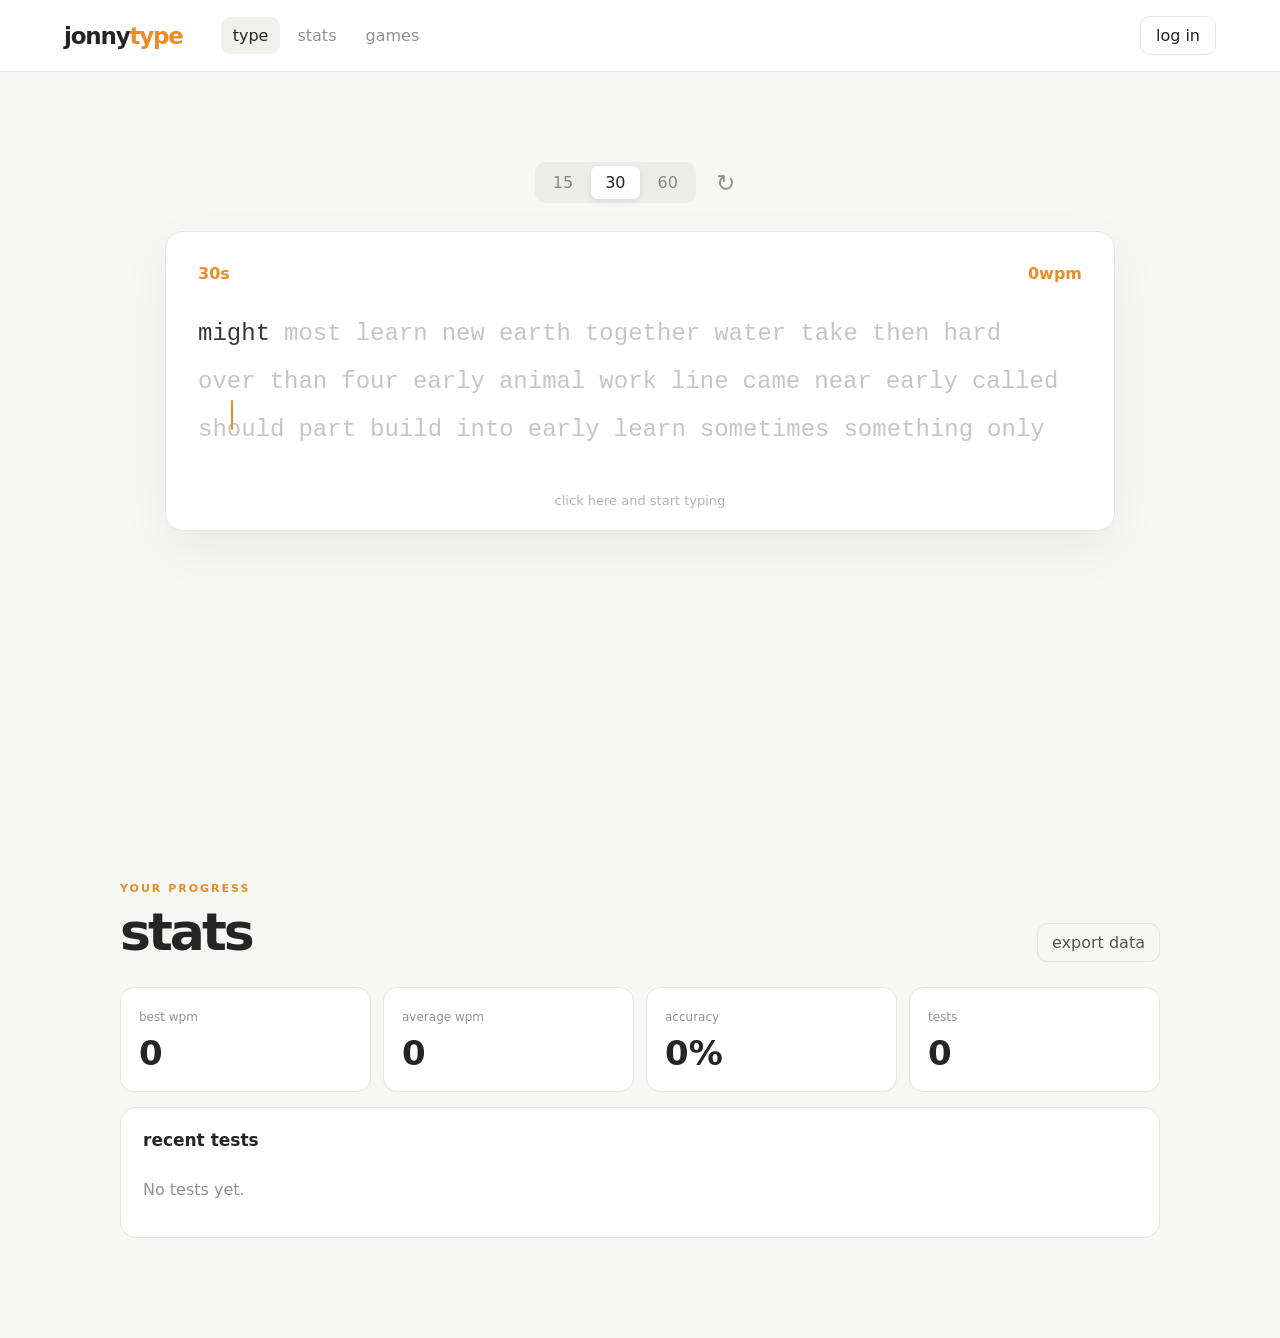
<file: index.html>
<!doctype html><html lang="en"><head><meta charset="utf-8"><meta name="viewport" content="width=device-width,initial-scale=1"><title>JonnyType</title><link rel="stylesheet" href="styles.css"></head><body>
<header class="topbar"><a class="brand" href="index.html">jonny<span>type</span></a><nav><button class="nav-btn active" data-scroll="typing">type</button><button class="nav-btn" data-scroll="stats">stats</button><a class="nav-btn" href="games.html">games</a></nav><button id="accountBtn" class="account-btn">log in</button></header>
<main><section id="typing" class="typing-section"><div class="test-controls"><div class="segmented"><button data-time="15">15</button><button data-time="30" class="selected">30</button><button data-time="60">60</button></div><button id="restartBtn" class="icon-btn">↻</button></div><div id="typingWindow" class="typing-window" tabindex="0"><div class="typing-meta"><span id="timeLeft">30</span><span>s</span><span class="meta-spacer"></span><span id="liveWpm">0</span> wpm</div><div class="word-viewport"><div id="wordStream" class="word-stream"></div><div id="caret" class="caret"></div></div><input id="typingInput" class="typing-input" autocomplete="off" autocorrect="off" autocapitalize="off" spellcheck="false"><div class="typing-hint">click here and start typing</div></div><div class="results hidden" id="results"><div><strong id="resultWpm">0</strong><span>wpm</span></div><div><strong id="resultAccuracy">0%</strong><span>accuracy</span></div><div><strong id="resultChars">0</strong><span>characters</span></div><div><strong id="resultErrors">0</strong><span>errors</span></div><button id="resultRestart" class="primary-btn">restart</button></div></section>
<section id="stats" class="stats-section"><div class="section-heading"><div><p class="eyebrow">your progress</p><h1>stats</h1></div><button id="exportBtn" class="ghost-btn">export data</button></div><div class="stat-grid"><article class="stat-card"><span>best wpm</span><strong id="bestWpm">0</strong></article><article class="stat-card"><span>average wpm</span><strong id="avgWpm">0</strong></article><article class="stat-card"><span>accuracy</span><strong id="avgAccuracy">0%</strong></article><article class="stat-card"><span>tests</span><strong id="testCount">0</strong></article></div><div class="recent-card"><h2>recent tests</h2><div id="recentTests" class="recent-list"><p class="muted">No tests yet.</p></div></div></section></main>
<div id="authModal" class="modal hidden"><div class="modal-card"><button class="modal-close" id="closeModal">×</button><p class="eyebrow">jonnytype account</p><h2 id="authTitle">log in</h2><p class="muted">Firebase gives you real cross-device accounts. Blank Firebase config uses local demo mode.</p><form id="authForm"><input id="email" type="email" placeholder="email" required><input id="password" type="password" placeholder="password" minlength="6" required><button class="primary-btn" type="submit" id="authSubmit">log in</button></form><button class="link-btn" id="toggleAuth">create an account</button><p class="auth-status" id="authStatus"></p></div></div><script type="module" src="script.js"></script></body></html>
</file>
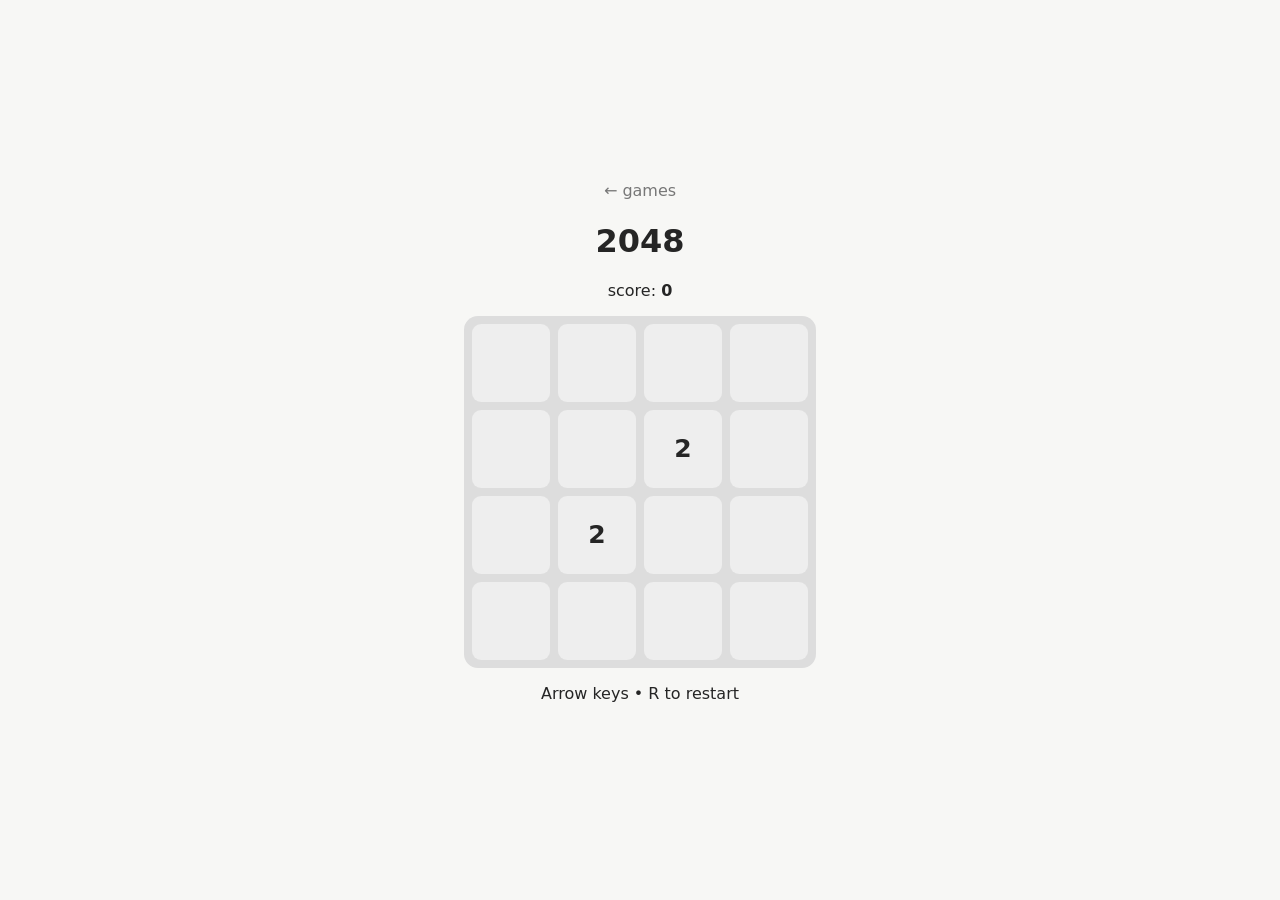
<file: games/2048/index.html>
<!doctype html><meta charset="utf-8"><meta name="viewport" content="width=device-width,initial-scale=1"><title>2048 | JonnyType</title><style>body{margin:0;background:#f7f7f5;font-family:system-ui;color:#252525;display:grid;place-items:center;min-height:100vh}.wrap{text-align:center}a{color:#777;text-decoration:none}.grid{display:grid;grid-template-columns:repeat(4,78px);gap:8px;background:#ddd;border-radius:14px;padding:8px}.tile{width:78px;height:78px;background:#eee;border-radius:9px;display:grid;place-items:center;font-size:25px;font-weight:800}</style><div class="wrap"><a href="../../games.html">← games</a><h1>2048</h1><p>score: <b id="s">0</b></p><div id="g" class="grid"></div><p>Arrow keys • R to restart</p></div><script>const g=document.querySelector('#g'),s=document.querySelector('#s');let a=[],score=0;function reset(){a=Array(16).fill(0);score=0;add();add();draw()}function add(){let z=a.map((v,i)=>v?null:i).filter(v=>v!==null);if(z.length)a[z[Math.random()*z.length|0]]=2}function draw(){g.innerHTML=a.map(v=>`<div class="tile">${v||''}</div>`).join('');s.textContent=score}function move(d){let b=a.slice();if(d==='left'||d==='right'){for(let r=0;r<4;r++){let q=a.slice(r*4,r*4+4);if(d==='right')q.reverse();q=q.filter(Boolean);for(let i=0;i<q.length-1;i++)if(q[i]===q[i+1]){q[i]*=2;score+=q[i];q.splice(i+1,1)}while(q.length<4)q.push(0);if(d==='right')q.reverse();for(let c=0;c<4;c++)a[r*4+c]=q[c]}}else{for(let c=0;c<4;c++){let q=[a[c],a[c+4],a[c+8],a[c+12]];if(d==='down')q.reverse();q=q.filter(Boolean);for(let i=0;i<q.length-1;i++)if(q[i]===q[i+1]){q[i]*=2;score+=q[i];q.splice(i+1,1)}while(q.length<4)q.push(0);if(d==='down')q.reverse();for(let r=0;r<4;r++)a[r*4+c]=q[r]}}if(a.some((v,i)=>v!==b[i])){add();draw()}}addEventListener('keydown',e=>{if(e.key.toLowerCase()==='r')reset();else if(e.key.startsWith('Arrow')){e.preventDefault();move(e.key.slice(5).toLowerCase())}});reset()</script>
</file>
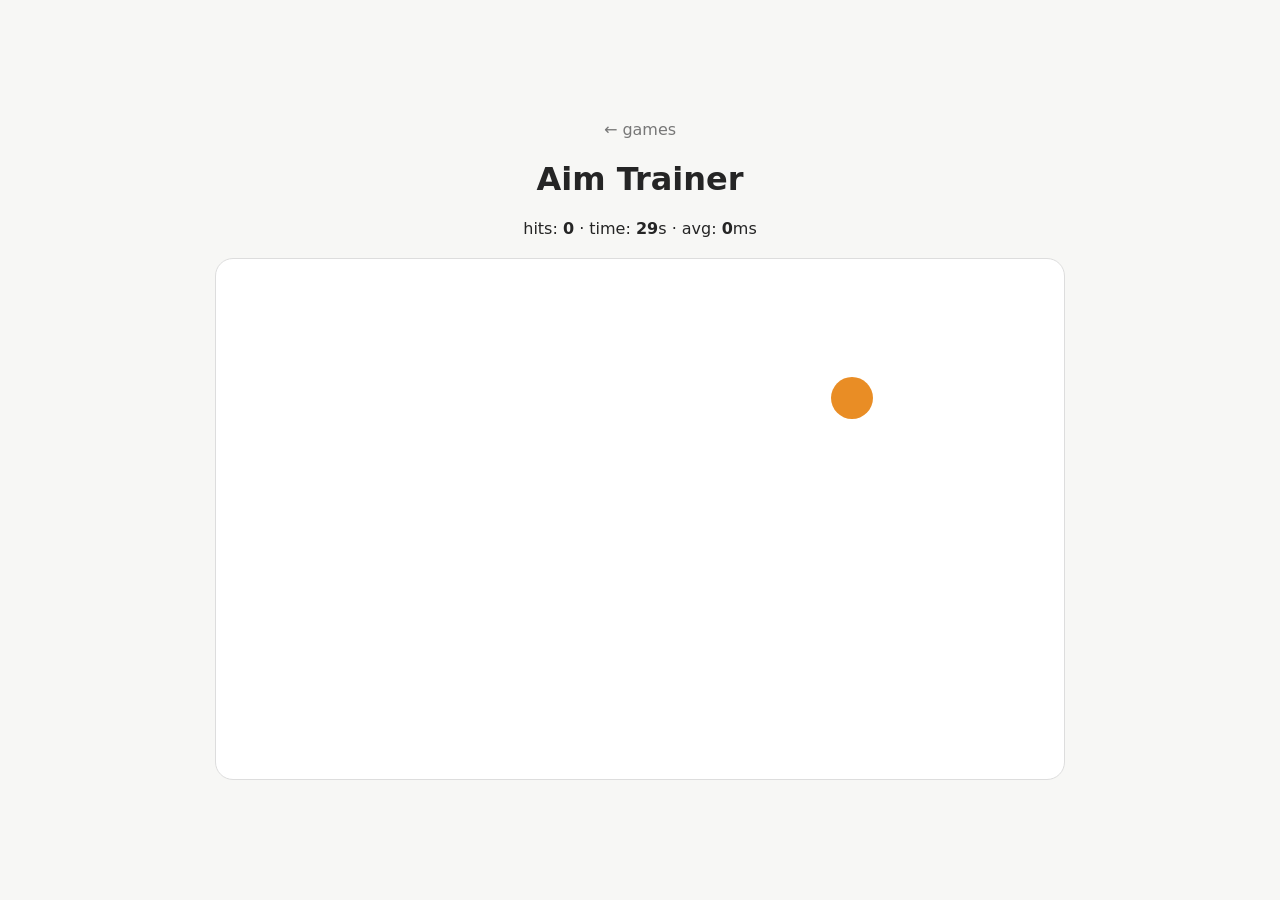
<file: games/aim-trainer/index.html>
<!doctype html><meta charset="utf-8"><meta name="viewport" content="width=device-width,initial-scale=1"><title>Aim Trainer | JonnyType</title><style>body{margin:0;background:#f7f7f5;font-family:system-ui;color:#252525;display:grid;place-items:center;min-height:100vh}.wrap{text-align:center;width:min(850px,92vw)}a{color:#777;text-decoration:none}.arena{height:520px;background:#fff;border:1px solid #ddd;border-radius:18px;position:relative;overflow:hidden;margin-top:20px}.target{position:absolute;width:42px;height:42px;border-radius:50%;background:#e98d25;cursor:pointer}</style><div class="wrap"><a href="../../games.html">← games</a><h1>Aim Trainer</h1><p>hits: <b id="h">0</b> · time: <b id="t">30</b>s · avg: <b id="a">0</b>ms</p><div class="arena" id="r"></div></div><script>const r=document.querySelector('#r');let hits=0,start=Date.now(),spawn=Date.now(),samples=[];function make(){if(Date.now()-start>=30000)return;let z=document.createElement('div');z.className='target';z.style.left=Math.random()*(r.clientWidth-42)+'px';z.style.top=Math.random()*(r.clientHeight-42)+'px';z.onclick=()=>{samples.push(Date.now()-spawn);hits++;h.textContent=hits;spawn=Date.now();z.remove();make()};r.append(z)}make();setInterval(()=>{let left=Math.max(0,30-((Date.now()-start)/1000|0));t.textContent=left;a.textContent=samples.length?Math.round(samples.reduce((x,y)=>x+y,0)/samples.length):0;if(!left)r.innerHTML='<h2 style="text-align:center;padding-top:200px">done</h2>'},250)</script>
</file>
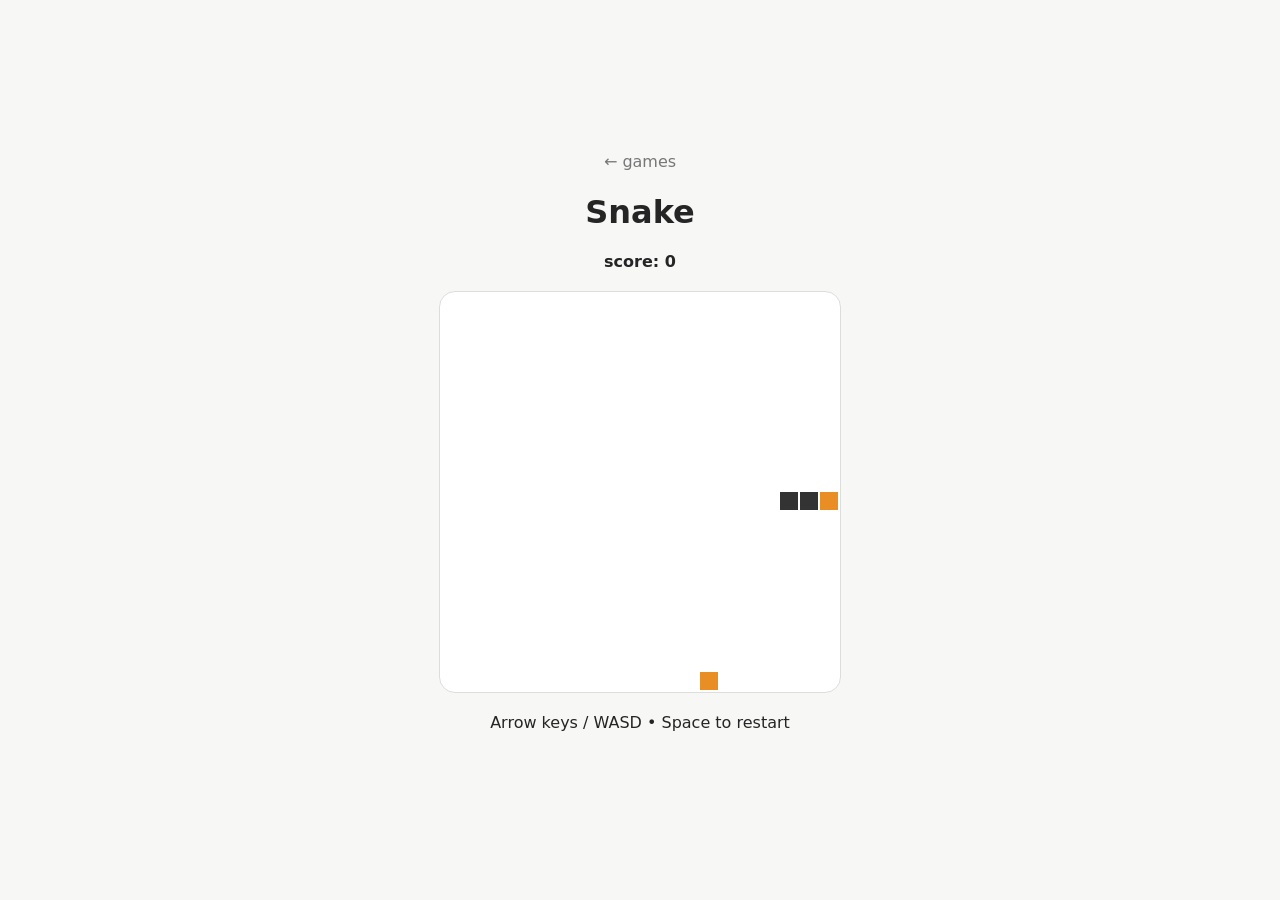
<file: games/snake/index.html>
<!doctype html><meta charset="utf-8"><meta name="viewport" content="width=device-width,initial-scale=1"><title>Snake | JonnyType</title><style>body{margin:0;background:#f7f7f5;font-family:system-ui;color:#252525;display:grid;place-items:center;min-height:100vh}.wrap{text-align:center}.board{width:400px;height:400px;max-width:85vw;max-height:85vw;background:#fff;border:1px solid #ddd;border-radius:16px;display:block;margin:20px auto}a{color:#777;text-decoration:none}</style><div class="wrap"><a href="../../games.html">← games</a><h1>Snake</h1><b>score: <span id="s">0</span></b><canvas id="c" class="board" width="400" height="400"></canvas><p>Arrow keys / WASD • Space to restart</p></div><script>const c=document.querySelector('#c'),x=c.getContext('2d'),N=20,S=20;let a,d,f,sc,dead;function reset(){a=[{x:10,y:10},{x:9,y:10},{x:8,y:10}];d={x:1,y:0};f=spawn();sc=0;dead=0;document.querySelector('#s').textContent=0}function spawn(){let q;do q={x:Math.random()*N|0,y:Math.random()*N|0};while(a.some(z=>z.x===q.x&&z.y===q.y));return q}function draw(){x.clearRect(0,0,400,400);x.fillStyle='#e98d25';x.fillRect(f.x*S,f.y*S,S-2,S-2);a.forEach((z,i)=>{x.fillStyle=i?'#333':'#e98d25';x.fillRect(z.x*S,z.y*S,S-2,S-2)});if(dead){x.fillStyle='#333';x.font='bold 26px system-ui';x.textAlign='center';x.fillText('game over',200,190)}}function step(){if(dead)return;let h={x:a[0].x+d.x,y:a[0].y+d.y};if(h.x<0||h.x>=N||h.y<0||h.y>=N||a.some(z=>z.x===h.x&&z.y===h.y)){dead=1;draw();return}a.unshift(h);if(h.x===f.x&&h.y===f.y){sc++;document.querySelector('#s').textContent=sc;f=spawn()}else a.pop();draw()}addEventListener('keydown',e=>{let k=e.key.toLowerCase(),q=k==='arrowup'||k==='w'?{x:0,y:-1}:k==='arrowdown'||k==='s'?{x:0,y:1}:k==='arrowleft'||k==='a'?{x:-1,y:0}:k==='arrowright'||k==='d'?{x:1,y:0}:null;if(k===' '){reset();draw()}if(q&&!(q.x===-d.x&&q.y===-d.y))d=q});reset();draw();setInterval(step,110)</script>
</file>
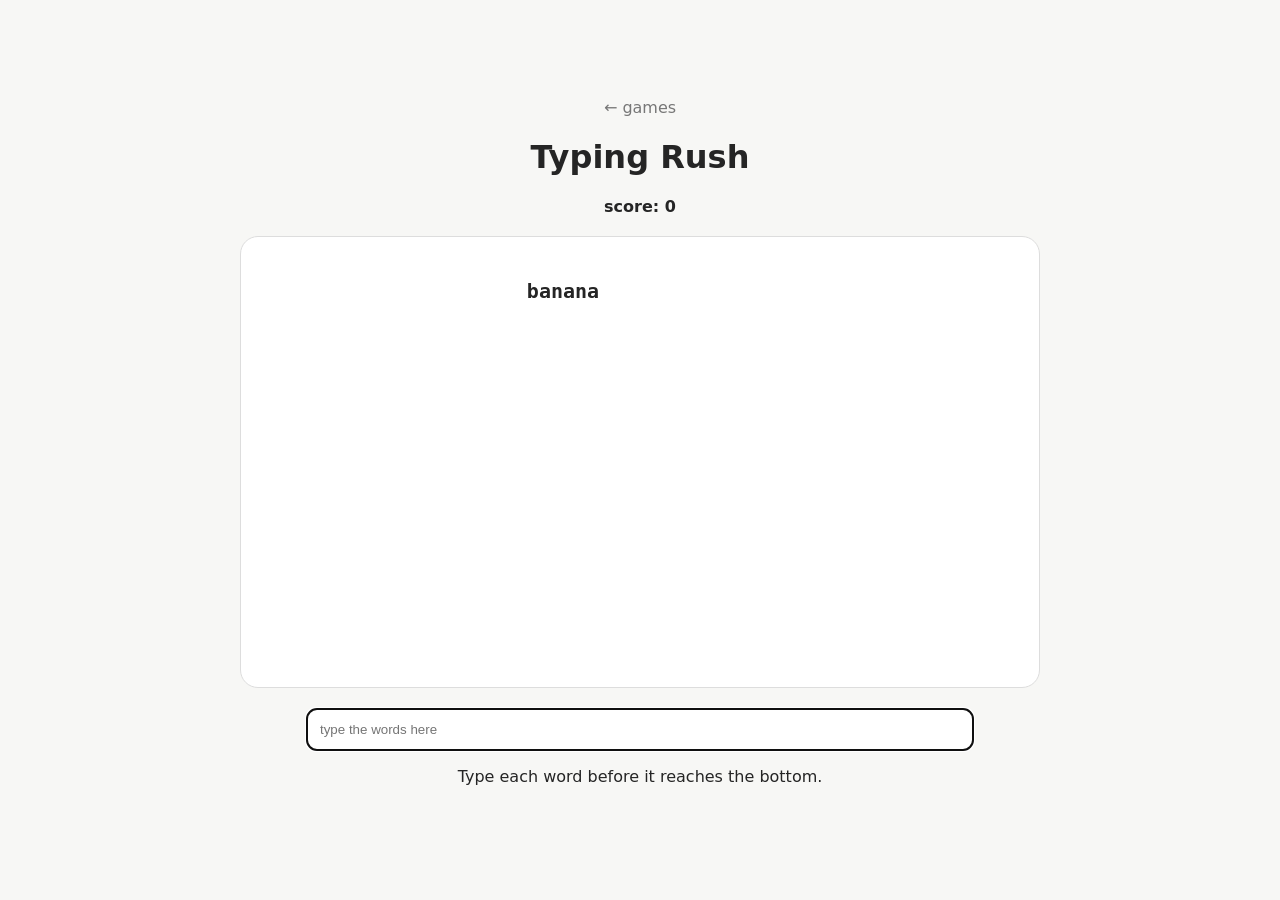
<file: games/typing-rush/index.html>
<!doctype html><meta charset="utf-8"><meta name="viewport" content="width=device-width,initial-scale=1"><title>Typing Rush | JonnyType</title><style>body{margin:0;background:#f7f7f5;font-family:system-ui;color:#252525;display:grid;place-items:center;min-height:100vh}.wrap{width:min(800px,92vw);text-align:center}a{color:#777;text-decoration:none}.arena{height:450px;background:#fff;border:1px solid #ddd;border-radius:18px;position:relative;overflow:hidden;margin:20px 0}.word{position:absolute;font:600 20px monospace;top:-30px}.input{width:80%;padding:13px;border:1px solid #ddd;border-radius:10px}</style><div class="wrap"><a href="../../games.html">← games</a><h1>Typing Rush</h1><b>score: <span id="s">0</span></b><div class="arena" id="r"></div><input class="input" id="i" autocomplete="off" placeholder="type the words here"><p>Type each word before it reaches the bottom.</p></div><script>const list='apple river planet school orange keyboard window summer computer thunder rocket tennis coffee banana'.split(' '),r=document.querySelector('#r'),i=document.querySelector('#i');let active=null,score=0;function spawn(){if(active)return;let w=document.createElement('div');w.className='word';w.textContent=list[Math.random()*list.length|0];w.style.left=10+Math.random()*75+'%';r.append(w);active=w;let y=-30,t=setInterval(()=>{y+=2.1;w.style.top=y+'px';if(y>430){clearInterval(t);w.remove();active=null;i.value='';spawn()}},30)}i.oninput=()=>{if(active&&i.value.trim()===active.textContent){score++;s.textContent=score;active.remove();active=null;i.value='';spawn()}};spawn();i.focus()</script>
</file>
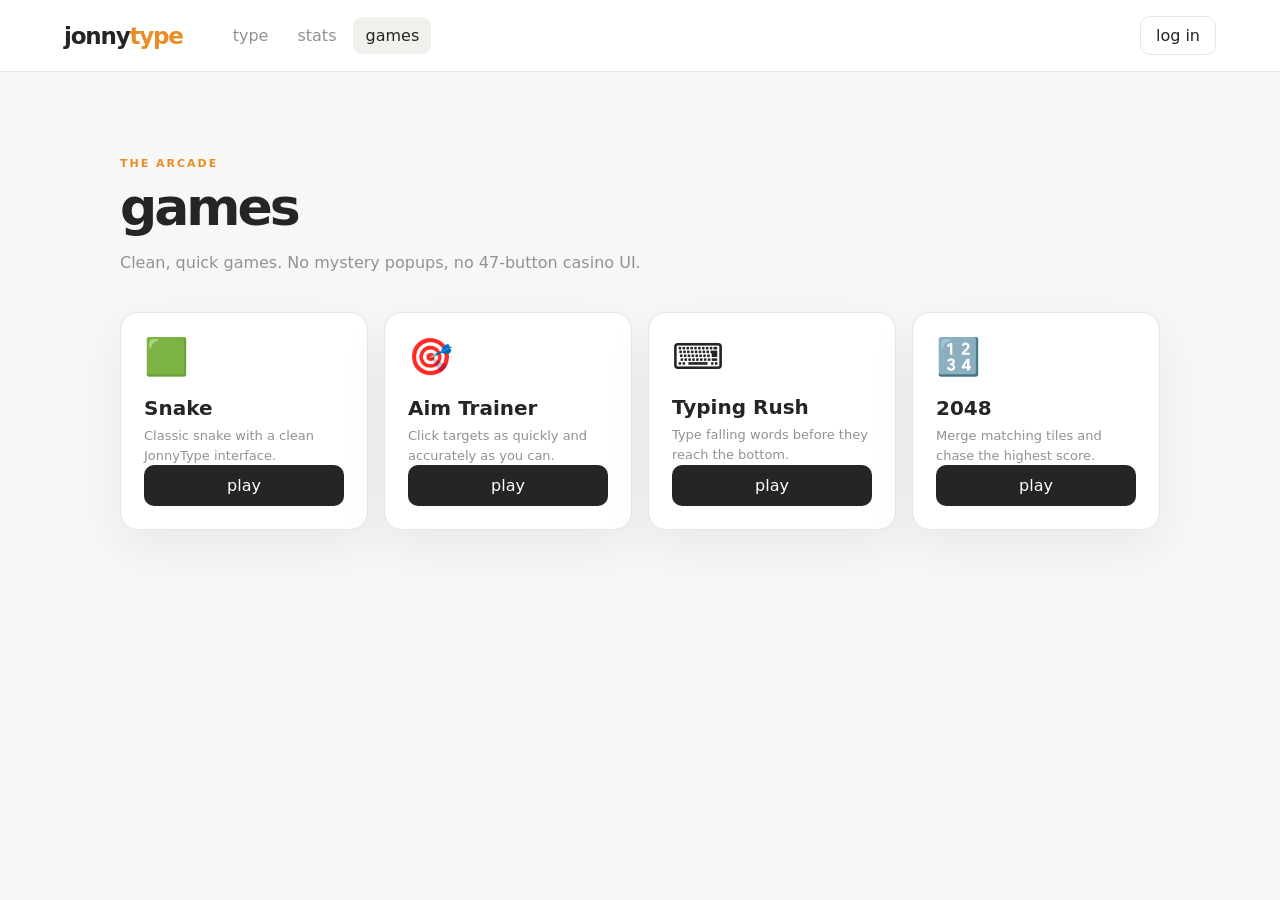
<file: games.html>
<!doctype html><html lang="en"><head><meta charset="utf-8"><meta name="viewport" content="width=device-width,initial-scale=1"><title>JonnyType Games</title><link rel="stylesheet" href="styles.css"></head><body><header class="topbar"><a class="brand" href="index.html">jonny<span>type</span></a><nav><a class="nav-btn" href="index.html">type</a><a class="nav-btn" href="index.html#stats">stats</a><a class="nav-btn active" href="games.html">games</a></nav><button id="gameAccountBtn" class="account-btn">log in</button></header><main class="games-main"><div class="games-hero"><p class="eyebrow">the arcade</p><h1>games</h1><p>Clean, quick games. No mystery popups, no 47-button casino UI.</p></div><div id="gameGrid" class="game-grid"></div></main><script type="module" src="games.js"></script></body></html>
</file>
<file: styles.css>
:root{--bg:#f7f7f5;--surface:#fff;--text:#252525;--muted:#929292;--line:#e5e5e2;--accent:#e98d25;--shadow:0 18px 50px #0000000f}*{box-sizing:border-box}html{scroll-behavior:smooth}body{margin:0;background:var(--bg);color:var(--text);font-family:Inter,system-ui,-apple-system,BlinkMacSystemFont,"Segoe UI",sans-serif}button,input{font:inherit}.topbar{height:72px;display:flex;align-items:center;padding:0 5vw;border-bottom:1px solid var(--line);background:#fffffff2;backdrop-filter:blur(12px);position:sticky;top:0;z-index:20}.brand{font-size:23px;font-weight:800;letter-spacing:-1.2px;color:var(--text);text-decoration:none}.brand span{color:var(--accent)}nav{display:flex;gap:5px;margin-left:38px}.nav-btn,.account-btn,.ghost-btn,.icon-btn{border:0;background:transparent;color:var(--muted);cursor:pointer;text-decoration:none}.nav-btn{padding:9px 12px;border-radius:9px}.nav-btn:hover,.nav-btn.active{background:#f0f0ed;color:var(--text)}.account-btn{margin-left:auto;border:1px solid var(--line);background:#fff;color:var(--text);padding:9px 15px;border-radius:10px}main{max-width:1100px;margin:auto}.typing-section{min-height:720px;padding:90px 30px 50px}.test-controls{display:flex;justify-content:center;gap:10px;margin-bottom:28px}.segmented{display:flex;gap:4px;background:#ecece9;padding:4px;border-radius:10px}.segmented button{border:0;background:transparent;color:#888;padding:7px 14px;border-radius:7px;cursor:pointer}.segmented button.selected{background:white;color:#222;box-shadow:0 2px 7px #00000014}.icon-btn{font-size:23px;padding:3px 10px}.typing-window{position:relative;width:min(950px,100%);height:300px;margin:auto;background:#fff;border:1px solid var(--line);border-radius:18px;box-shadow:var(--shadow);padding:32px;outline:none;cursor:text;overflow:hidden}.typing-meta{height:26px;display:flex;color:var(--accent);font-weight:700;font-variant-numeric:tabular-nums}.meta-spacer{flex:1}.word-viewport{position:relative;height:155px;margin-top:20px;overflow:hidden}.word-stream{position:absolute;left:0;right:0;top:0;font:500 24px/2 "SFMono-Regular",Consolas,"Liberation Mono",monospace;word-spacing:4px;transition:transform .12s ease-out}.word{display:inline-block;position:relative;margin-right:14px;color:#c5c5c1}.word.done{color:#73736e}.word.current{color:#373734}.word.current .letter.correct{color:#333}.word.current .letter.wrong{color:#d66b5d;text-decoration:underline}.typing-input{position:fixed;left:-10000px;top:0;width:1px;height:1px;opacity:0}.typing-hint{position:absolute;bottom:22px;left:0;right:0;text-align:center;color:#b3b3ae;font-size:13px}.caret{position:absolute;width:2px;height:30px;background:var(--accent);border-radius:2px;animation:blink 1s steps(1) infinite;pointer-events:none}.hidden{display:none!important}.results{width:min(950px,100%);margin:25px auto;display:grid;grid-template-columns:repeat(4,1fr);gap:12px}.results>div,.stat-card{background:white;border:1px solid var(--line);border-radius:14px;padding:18px}.results strong{display:block;font-size:28px}.results span,.stat-card span{color:var(--muted);font-size:12px}.primary-btn{border:0;background:var(--text);color:#fff;padding:11px 18px;border-radius:10px;cursor:pointer;font-weight:700}.results .primary-btn{grid-column:1/-1;width:max-content;margin:4px auto 0}.stats-section{padding:90px 30px 100px}.section-heading{display:flex;justify-content:space-between;align-items:end;margin-bottom:25px}.eyebrow{text-transform:uppercase;letter-spacing:2px;font-size:11px;font-weight:800;color:var(--accent);margin:0 0 7px}.section-heading h1,.games-hero h1{font-size:52px;letter-spacing:-3px;margin:0}.ghost-btn{border:1px solid var(--line);padding:9px 14px;border-radius:10px;color:#555}.stat-grid{display:grid;grid-template-columns:repeat(4,1fr);gap:12px}.stat-card strong{display:block;font-size:34px;margin-top:8px}.recent-card{margin-top:15px;background:#fff;border:1px solid var(--line);border-radius:16px;padding:22px}.recent-card h2{margin:0 0 14px;font-size:17px}.recent-list{display:grid;gap:8px}.recent-row{display:grid;grid-template-columns:1fr 100px 100px 100px;padding:11px 0;border-bottom:1px solid #eee;font-size:13px}.muted{color:var(--muted)}.games-main{padding:85px 30px 100px}.games-hero{margin-bottom:40px}.games-hero p:last-child{color:var(--muted);max-width:550px}.game-grid{display:grid;grid-template-columns:repeat(auto-fit,minmax(220px,1fr));gap:16px}.game-card{background:#fff;border:1px solid var(--line);border-radius:18px;padding:23px;box-shadow:var(--shadow);display:flex;flex-direction:column;min-height:210px}.game-icon{font-size:36px}.game-card h2{margin:18px 0 6px;font-size:20px}.game-card p{margin:0;color:var(--muted);font-size:13px;line-height:1.5}.play-btn{margin-top:auto;display:block;text-align:center;text-decoration:none;background:var(--text);color:#fff;padding:11px;border-radius:10px}.modal{position:fixed;inset:0;background:#14141447;backdrop-filter:blur(5px);display:grid;place-items:center;z-index:100;padding:20px}.modal-card{width:min(420px,100%);background:#fff;border-radius:18px;padding:30px;position:relative;box-shadow:0 30px 90px #0003}.modal-close{position:absolute;right:18px;top:14px;border:0;background:transparent;font-size:27px;color:#999;cursor:pointer}.modal-card h2{margin:0 0 8px;font-size:32px}.modal-card form{display:grid;gap:10px;margin-top:22px}.modal-card input{border:1px solid var(--line);border-radius:10px;padding:12px}.link-btn{border:0;background:none;color:var(--accent);cursor:pointer;margin-top:14px}.auth-status{font-size:13px;color:#c56d5d;min-height:18px}@keyframes blink{0%,45%{opacity:1}46%,100%{opacity:0}}@media(max-width:700px){.topbar{padding:0 18px}.brand{font-size:19px}nav{margin-left:10px}.nav-btn{padding:7px}.typing-section{padding:55px 14px 35px}.typing-window{height:280px;padding:24px}.word-stream{font-size:19px}.stat-grid,.results{grid-template-columns:repeat(2,1fr)}.section-heading h1,.games-hero h1{font-size:42px}.recent-row{grid-template-columns:1fr 70px 70px}.recent-row span:last-child{display:none}}
</file>
